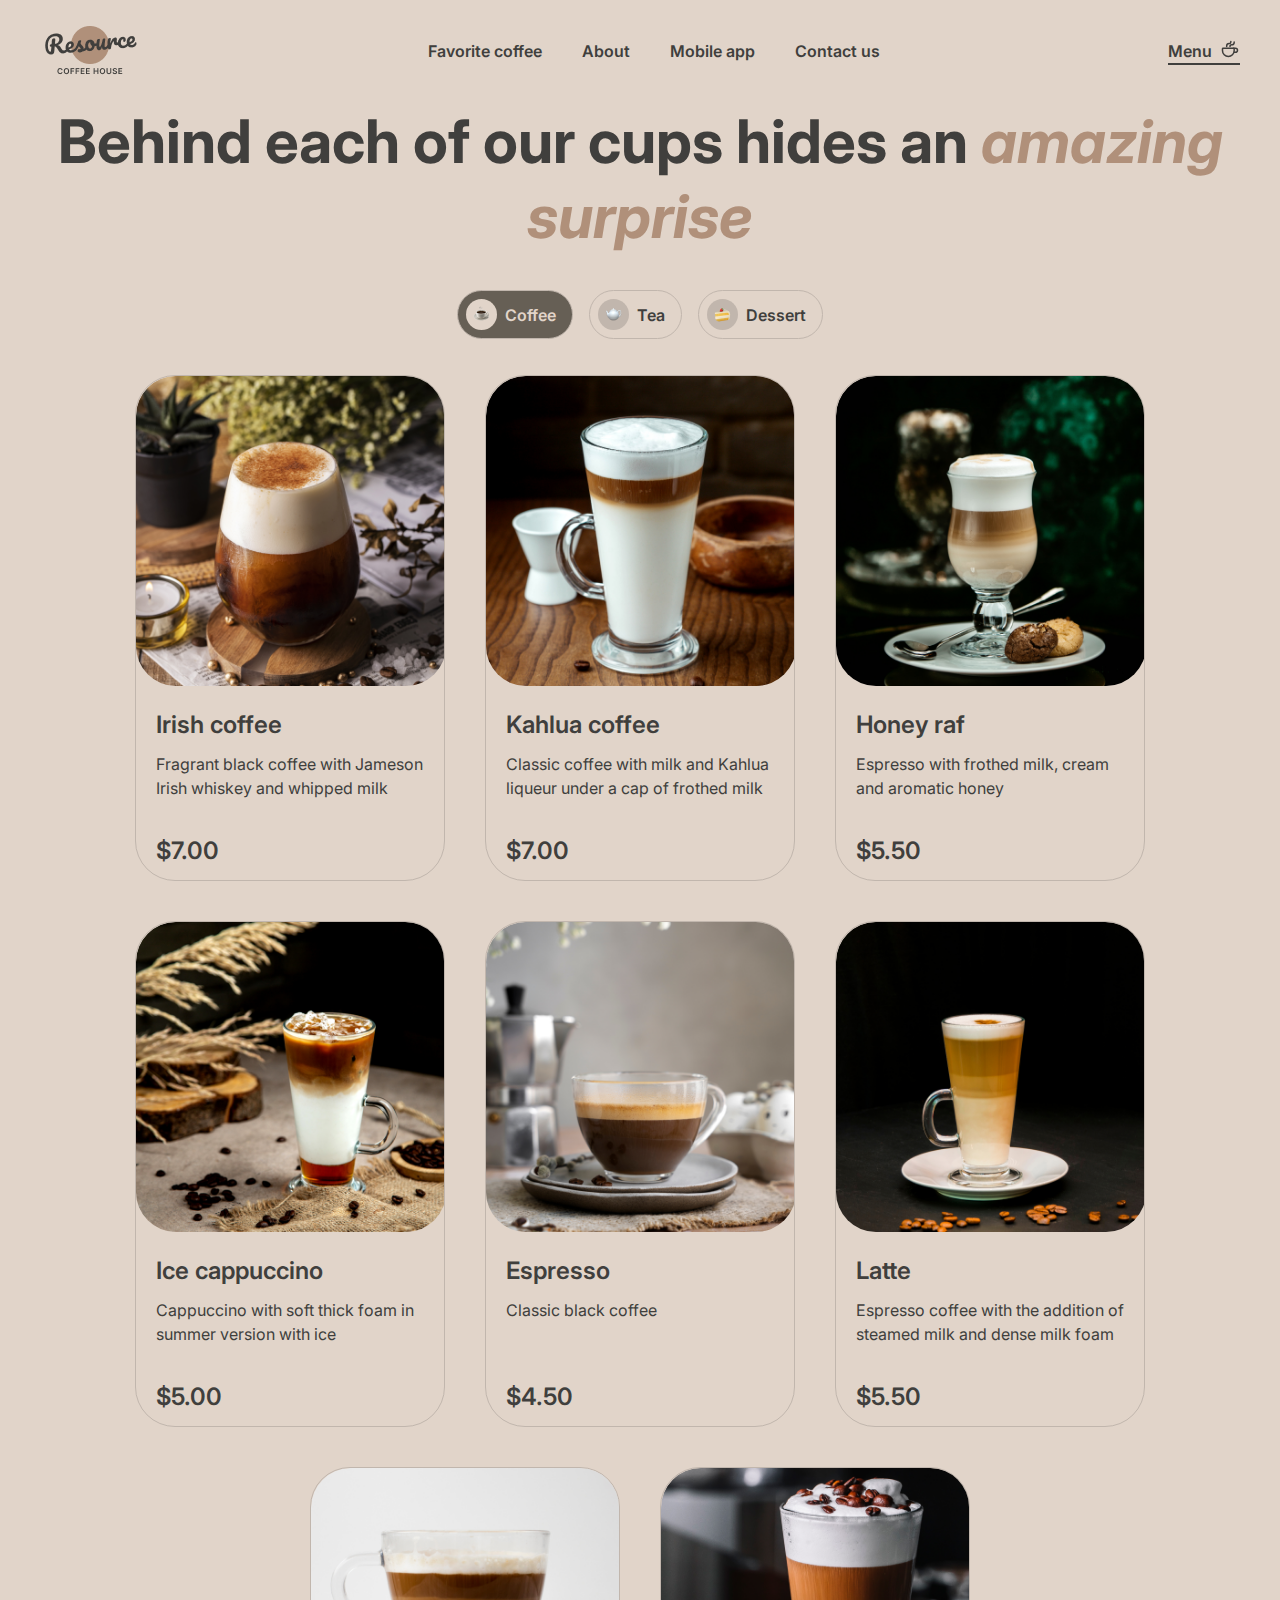
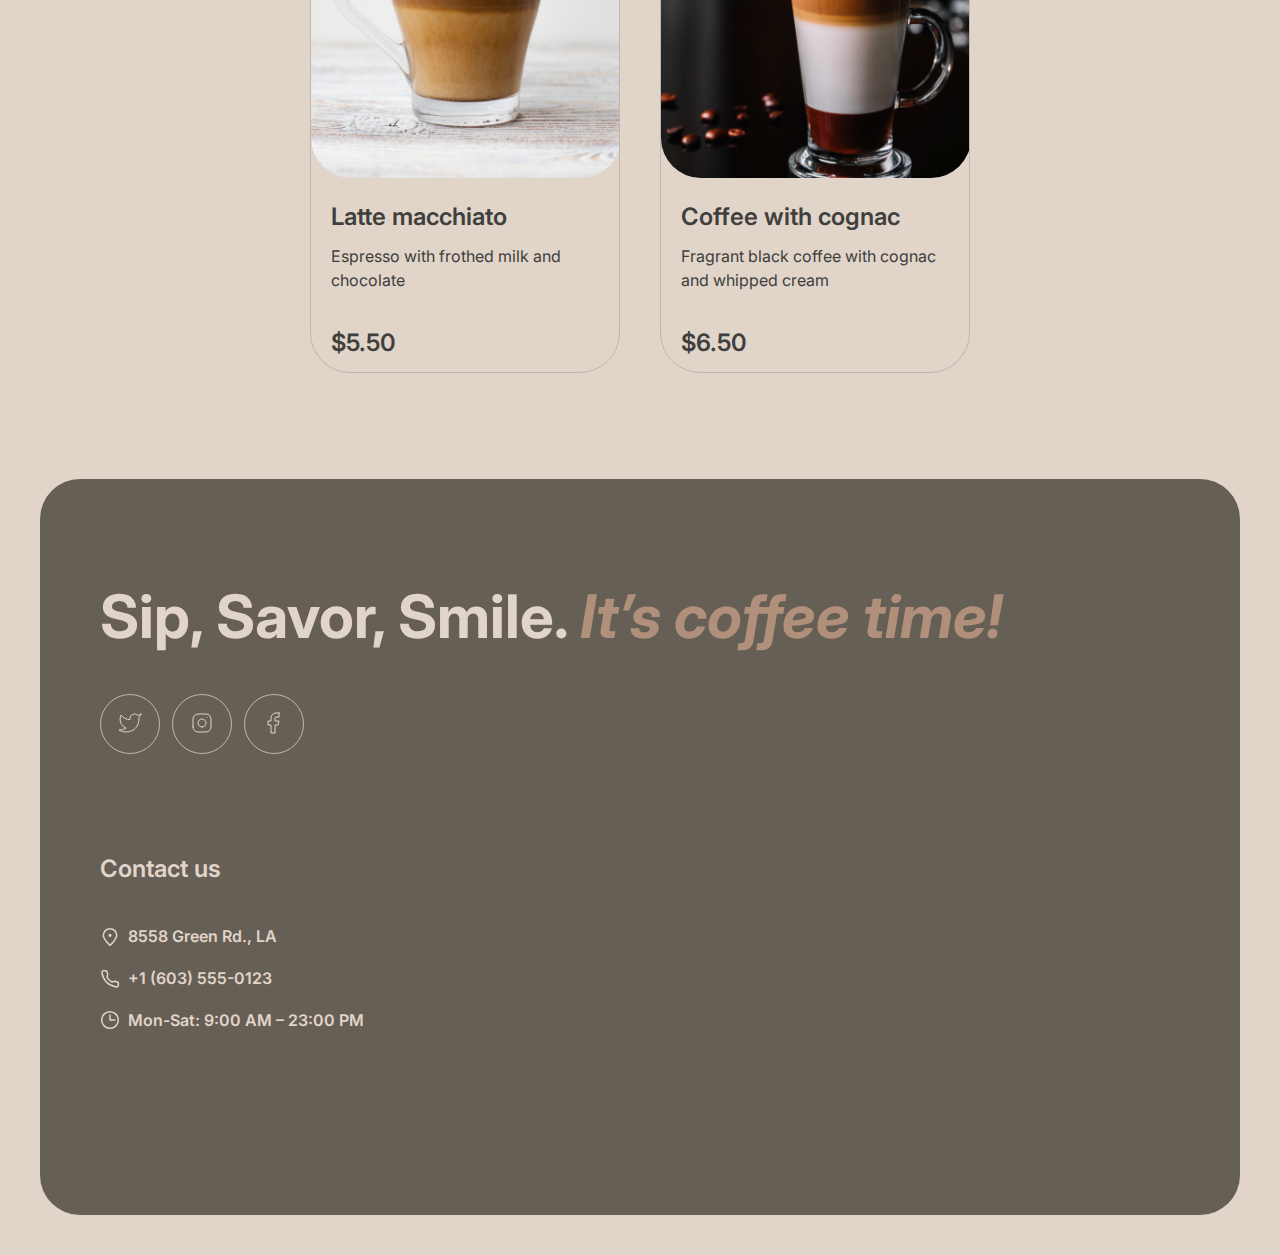
<file: coffee-house/menu.html>
<!DOCTYPE html>
<html lang="en">

<head>
    <title>Coffee house</title>
    <meta name="viewport" content="width=device-width, initial-scale=1.0">
    <meta http-equiv="X-UA-Compatible" content="IE=edge">
    <meta charset="UTF-8">
    <link rel="stylesheet" href="style-menu.css">
    <link rel="icon" href="img/fav-img.png">

    <link rel="preconnect" href="https://fonts.googleapis.com">
    <link rel="preconnect" href="https://fonts.gstatic.com" crossorigin>
    <link href="https://fonts.googleapis.com/css2?family=Forum&family=Inter:wght@400;600&display=swap" rel="stylesheet">


</head>

<body class="body">
    <header class="header-section">

        <a href="index.html"><img src="img/logo.png" alt="logo" class="logo"></a>
        <nav class="nav">
            <ul class="nav-list">
                <li class="nav-item"><a href="index.html#favourite" class="nav-link">Favorite coffee</a></li>
                <li class="nav-item"><a href="index.html#about" class="nav-link">About</a></li>
                <li class="nav-item"><a href="index.html#mobile" class="nav-link">Mobile app</a></li>
                <li class="nav-item"><a href="#footer" class="nav-link">Contact us</a></li>
            </ul>
        </nav>
        <a href="menu.html" class="menu-a">
            <div class="menu-container">
                <p class="menu-title">Menu</p>
                <img src="img/coffee-cup.svg" alt="coffee-cup" class="menu-logo">
            </div>
        </a>

        <div class="burger-menu-popup-button">
           <span class="line-1"></span>
           <span class="line-2"></span>
        </div>

        <div class="burger-popup">
            <ul class="nav-list burger">
                <li class="nav-item burger"><a href="index.html#favourite" class="nav-link">Favorite coffee</a></li>
                <li class="nav-item burger"><a href="index.html#about" class="nav-link">About</a></li>
                <li class="nav-item burger"><a href="index.html#mobile" class="nav-link">Mobile app</a></li>
                <li class="nav-item burger"><a href="#footer" class="nav-link">Contact us</a></li>
            </ul>
            <a class="button-a burger">
                <div class="enjoy-button">
                    Menu
                </div>
            </a>
        </div>

    </header>




    <main class="main">
        <section class="menu" id="menu">
            <h1 class="section-title-menu">Behind each of our cups hides an <span class="title-i"> amazing
                    surprise</span>
            </h1>

            <div class="modal-popup">
                <img alt="picture" src="img/coffee-1.png" class="tabs-img modal">
                <div class="modal-info">
                    <h3 class="tabs-title modal">A</h3>
                    <div class="modal-info-cont">
                        <p class="tabs-info-modal"></p>
                        <div class="size-cont">
                            <p class="tabs-info-name">Size</p>
                            <div class="button-size-cont">
                                <div class="button-size check price" id="btn-size-1">
                                    <div class="button-size-img">
                                        <p class="tabs-info-size">S</p>
                                    </div>
                                    <p class="tabs-info-size">200 ml</p>
                                </div>
                                <div class="button-size price" id="btn-size-2">
                                    <div class="button-size-img">
                                        <p class="tabs-info-size">M</p>
                                    </div>
                                    <p class="tabs-info-size">300 ml</p>
                                </div>
                                <div class="button-size price" id="btn-size-3">
                                    <div class="button-size-img">
                                        <p class="tabs-info-size">L</p>
                                    </div>
                                    <p class="tabs-info-size">400 ml</p>
                                </div>
                            </div>
                        </div>


                        <div class="add-cont">
                            <p class="tabs-info-name">Additives</p>
                            
                            <div class="button-size-cont">
                                <div class="button-size btn-add" id="btn-add-1">
                                    <div class="button-size-img">
                                        <p class="tabs-info-size">1</p>
                                    </div>
                                    <p class="tabs-info-size add"></p>
                                </div>
                                <div class="button-size btn-add" id="btn-add-2">
                                    <div class="button-size-img">
                                        <p class="tabs-info-size">2</p>
                                    </div>
                                    <p class="tabs-info-size add"></p>
                                </div>
                                <div class="button-size btn-add" id="btn-add-3">
                                    <div class="button-size-img">
                                        <p class="tabs-info-size">3</p>
                                    </div>
                                    <p class="tabs-info-size add"></p>
                                </div>
                            </div>
                        </div>
                        <div class="total-price">
                            <h3 class="tabs-title modal">Total:</h3>
                            <h3 class="tabs-title modal price" id="total">$7.00</h3>
                        </div>

                        <div class="alert">
                            <img alt="alert picture" src="img/info-empty.svg" class="alert-img">
                            <p class="alert-info">The cost is not final. Download our mobile app to see the final price
                                and place your order. Earn loyalty points and enjoy your favorite coffee with up to 20%
                                discount.</p>
                        </div>
                        <button class="modal-close">Close </button>

                    </div>
                </div>

            </div>

            <div class="menu-btn-cont">
                <button class="menu-button check" id="menu-button-1">
                    <img src="img/logo-menu-1.png" alt="logo" class="button-img check">
                    Coffee
                </button>
                <button class="menu-button" id="menu-button-2">
                    <img src="img/logo-menu-2.png" alt="logo" class="button-img">
                    Tea
                </button>
                <button class="menu-button" id="menu-button-3">
                    <img src="img/logo-menu-3.png" alt="logo" class="button-img">
                    Dessert
                </button>
            </div>

            <div class="menu-tabs">
                <div class="tabs-item" id="item-id-1">
                    <img src="img/coffee-1.png" alt="picture" class="tabs-img main">
                    <div class="tabs-cont">
                        <div class="tabs-cont-inf">
                            <h3 class="tabs-title main"> Irish coffee</h3>
                            <p class="tabs-info">Fragrant black coffee with Jameson Irish whiskey and whipped milk
                            </p>
                        </div>
                        <p class="tabs-price">$7.00</p>
                    </div>
                </div>
                <div class="tabs-item" id="item-id-2">
                    <img src="img/coffee-2.png" alt="picture" class="tabs-img main">
                    <div class="tabs-cont">
                        <div class="tabs-cont-inf">
                            <h3 class="tabs-title main"> Kahlua coffee</h3>
                            <p class="tabs-info">Classic coffee with milk and Kahlua liqueur under a cap of frothed
                                milk
                            </p>
                        </div>
                        <p class="tabs-price">$7.00</p>
                    </div>
                </div>
                <div class="tabs-item" id="item-id-3">
                    <img src="img/coffee-3.png" alt="picture" class="tabs-img main">
                    <div class="tabs-cont">
                        <div class="tabs-cont-inf">
                            <h3 class="tabs-title main"> Honey raf</h3>
                            <p class="tabs-info">Espresso with frothed milk, cream and aromatic honey</p>
                        </div>
                        <p class="tabs-price">$5.50</p>
                    </div>
                </div>
                <div class="tabs-item" id="item-id-4">
                    <img src="img/coffee-4.png" alt="picture" class="tabs-img main">
                    <div class="tabs-cont">
                        <div class="tabs-cont-inf">
                            <h3 class="tabs-title main">Ice cappuccino</h3>
                            <p class="tabs-info">Cappuccino with soft thick foam in summer version with ice</p>
                        </div>
                        <p class="tabs-price">$5.00</p>
                    </div>
                </div>





                <div class="tabs-item hidden" id="item-id-5">
                    <img src="img/coffee-5.png" alt="picture" class="tabs-img main">
                    <div class="tabs-cont">
                        <div class="tabs-cont-inf">
                            <h3 class="tabs-title main"> Espresso</h3>
                            <p class="tabs-info">Classic black coffee</p>
                        </div>
                        <p class="tabs-price">$4.50</p>
                    </div>
                </div>
                <div class="tabs-item hidden" id="item-id-6">
                    <img src="img/coffee-6.png" alt="picture" class="tabs-img main">
                    <div class="tabs-cont">
                        <div class="tabs-cont-inf">
                            <h3 class="tabs-title main"> Latte</h3>
                            <p class="tabs-info">Espresso coffee with the addition of steamed milk and dense milk
                                foam
                            </p>
                        </div>
                        <p class="tabs-price">$5.50</p>
                    </div>
                </div>
                <div class="tabs-item hidden" id="item-id-7">
                    <img src="img/coffee-7.png" alt="picture" class="tabs-img main">
                    <div class="tabs-cont">
                        <div class="tabs-cont-inf">
                            <h3 class="tabs-title main">Latte macchiato</h3>
                            <p class="tabs-info">Espresso with frothed milk and chocolate</p>
                        </div>
                        <p class="tabs-price">$5.50</p>
                    </div>
                </div>
                <div class="tabs-item hidden" id="item-id-8">
                    <img src="img/coffee-8.png" alt="picture" class="tabs-img main">
                    <div class="tabs-cont">
                        <div class="tabs-cont-inf">
                            <h3 class="tabs-title main">Coffee with cognac</h3>

                            <p class="tabs-info">Fragrant black coffee with cognac and whipped cream</p>
                        </div>
                        <p class="tabs-price">$6.50</p>
                    </div>
                </div>


            </div>
            <button class="refresh-btn">
                <svg xmlns="http://www.w3.org/2000/svg" width="24" height="24" viewBox="0 0 24 24" fill="none">
                    <path
                        d="M21.8883 13.5C21.1645 18.3113 17.013 22 12 22C6.47715 22 2 17.5228 2 12C2 6.47715 6.47715 2 12 2C16.1006 2 19.6248 4.46819 21.1679 8"
                        stroke="#403F3D" stroke-linecap="round" stroke-linejoin="round" />
                    <path d="M17 8H21.4C21.7314 8 22 7.73137 22 7.4V3" stroke="#403F3D" stroke-linecap="round"
                        stroke-linejoin="round" />
                </svg>
            </button>
        </section>


    </main>

    <footer class="footer" id="footer">
        <div class="footer-cont">
            <div class="footer-cont-info">
                <h2 class="section-title-footer">Sip, Savor, Smile. <span class="title-i">It’s coffee time!</span></h2>
                <div class="footer-cont-btn">
                    <button class="footer-btn">

                        <svg class="footer-img" xmlns="http://www.w3.org/2000/svg" width="24" height="24"
                            viewBox="0 0 24 24" fill="none">
                            <path
                                d="M23 3.01006C23 3.01006 20.9821 4.20217 19.86 4.54006C19.2577 3.84757 18.4573 3.35675 17.567 3.13398C16.6767 2.91122 15.7395 2.96725 14.8821 3.29451C14.0247 3.62177 13.2884 4.20446 12.773 4.96377C12.2575 5.72309 11.9877 6.62239 12 7.54006V8.54006C10.2426 8.58562 8.50127 8.19587 6.93101 7.4055C5.36074 6.61513 4.01032 5.44869 3 4.01006C3 4.01006 -1 13.0101 8 17.0101C5.94053 18.408 3.48716 19.109 1 19.0101C10 24.0101 21 19.0101 21 7.51006C20.9991 7.23151 20.9723 6.95365 20.92 6.68006C21.9406 5.67355 23 3.01006 23 3.01006Z"
                                stroke-linecap="round" stroke-linejoin="round" />
                        </svg>
                    </button>
                    <button class="footer-btn">

                        <svg class="footer-img" xmlns="http://www.w3.org/2000/svg" width="24" height="24"
                            viewBox="0 0 24 24" fill="none">
                            <path
                                d="M12 16C14.2091 16 16 14.2091 16 12C16 9.79086 14.2091 8 12 8C9.79086 8 8 9.79086 8 12C8 14.2091 9.79086 16 12 16ZM3 16V8C3 5.23858 5.23858 3 8 3H16C18.7614 3 21 5.23858 21 8V16C21 18.7614 18.7614 21 16 21H8C5.23858 21 3 18.7614 3 16ZM17.5 6.51L17.51 6.49889"
                                stroke-linecap="round" stroke-linejoin="round" />
                        </svg>

                    </button>
                    <button class="footer-btn">
                        <svg class="footer-img" xmlns="http://www.w3.org/2000/svg" width="24" height="24"
                            viewBox="0 0 24 24" fill="none">
                            <path
                                d="M17 2H14C12.6739 2 11.4021 2.52678 10.4645 3.46447C9.52678 4.40215 9 5.67392 9 7V10H6V14H9V22H13V14H16L17 10H13V7C13 6.73478 13.1054 6.48043 13.2929 6.29289C13.4804 6.10536 13.7348 6 14 6H17V2Z"
                                stroke-linecap="round" stroke-linejoin="round" />
                        </svg>
                    </button>
                </div>
            </div>
            <div class="footer-cont-contacts">
                <div class="footer-contacts">
                    <p class="footer-contacts-title">Contact us</p>
                    <div class="footer-contacts-cont">

                        <div class="footer-contacts-list">
                            <img src="img/pin-alt.svg" alt="logo" class="footer-contacts-img">
                            <a target="_blank"
                                href="https://www.google.com/maps/search/8558+Green+Rd.,+LA/@30.8296073,-96.6917553,6z/data=!3m1!4b1?entry=ttu"
                                class="footer-contacts-info">8558 Green Rd., LA</a>
                        </div>
                        <div class="footer-contacts-list">
                            <img src="img/phone.svg" alt="logo" class="footer-contacts-img">
                            <a href="tel:+16035550123" class="footer-contacts-info">+1 (603) 555-0123</a>
                        </div>


                        <div class="footer-contacts-list">
                            <img src="img/clock.svg" alt="logo" class="footer-contacts-img">
                            <p class="footer-contacts-info-time">Mon-Sat: 9:00 AM – 23:00 PM</p>
                        </div>
                    </div>


                </div>

            </div>
        </div>

    </footer>

     <script type="module" src="script-menu.js"></script> 
    

</body>

</html>
</file>
<file: coffee-house/style-menu.css>
html {
    scroll-behavior: smooth;
}

ul li {
    list-style: none;
}

a {
    text-decoration: none;
}

* {
    box-sizing: border-box;
    margin: 0;
    padding: 0;
}

body {
    margin: auto;
    background-color: #E1D4C9;

}

button {
    border: none;
}


/* HEADER */
.header-section {
    display: flex;
    justify-content: space-between;
    align-items: center;
}

.nav-list {
    display: flex;
    gap: 40px;
}

.nav-link,
.menu-title {
    color: var(--text-dark, #403F3D);
    font-family: Inter;
    font-weight: 600;
    line-height: 150%;
}

.menu-container {
    display: flex;
    gap: 8px;
}

.menu-logo {
    width: 20px;
    height: 20px;
}



.menu-a {
    pointer-events: none;
}



/* MENU */


.menu {
    display: flex;
    flex-direction: column;
    align-items: center;
    gap: 36px;
}

.section-title-menu {
    color: var(--text-dark, #403F3D);
    text-align: center;
    font-family: Inter;
    font-size: 60px;
    line-height: 125%;
}

.title-i {
    color: var(--text-accent, #B0907A);
    font-style: italic;
}

.menu-btn-cont {
    display: flex;
    gap: 16px;
}

.menu-button {
    border-radius: 100px;
    border: 1px solid var(--border-light, #C1B6AD);
    display: flex;
    padding: 8px 16px 8px 8px;
    gap: 8px;
    align-items: center;
    color: var(--text-dark, #403F3D);
    font-family: Inter;
    font-size: 16px;
    font-weight: 600;
    line-height: 150%;
    background-color: #E1D4C9;
    transition: 1s;
}


.menu-tabs {
    display: flex;
    flex-wrap: wrap;
    gap: 40px;
}

.tabs-item {
    border-radius: 40px;
    border: 1px solid var(--border-light, #C1B6AD);
    height: 506px;
    width: 310px;


}


.tabs-cont-inf {
    display: flex;
    flex-direction: column;
    gap: 12px;

}

.tabs-img {
    border-radius: 40px;
    width: 310px;
}

.tabs-title,
.tabs-price {
    color: var(--text-dark, #403F3D);
    font-family: Inter;
    font-size: 24px;
    font-weight: 600;
    line-height: 125%;
    align-self: stretch;
}

.tabs-cont {
    padding: 20px;
    display: flex;
    flex-direction: column;
    justify-content: space-between;
    height: 196px;
}

.tabs-info,
.tabs-info-size,
.tabs-info-modal {
    color: var(--text-dark, #403F3D);
    font-family: Inter;
    font-size: 16px;
    font-weight: 400;
    line-height: 150%;
    align-self: stretch;
}

.button-img {
    border-radius: 100px;
    background: var(--border-light, #C1B6AD);
    padding: 7px;
}



/*FOOTER*/

.footer-cont {
    border-radius: 40px;
    background: var(--background-container, #665F55);
    display: flex;
    gap: 100px;

}

.footer-cont-info {
    display: flex;
    flex-direction: column;
    gap: 40px;
}

.section-title-footer {
    color: var(--text-accent, #E1D4C9);
    font-family: Inter;
    font-size: 60px;
    line-height: 125%;
}

.footer-cont-btn {
    display: flex;
    gap: 12px;
}

.footer-btn {
    border-radius: 100px;
    border: 1px solid var(--border-light, #C1B6AD);
    background: var(--background-container, #665F55);
    width: 60px;
    height: 60px;
    transition: 1s;
}

.footer-contacts {
    display: flex;
    gap: 40px;
    flex-direction: column;
}

.footer-contacts-title {
    color: var(--text-light, #E1D4C9);
    font-family: Inter;
    font-size: 24px;
    font-weight: 600;
    line-height: 125%;

}

.footer-contacts-cont {
    display: flex;
    flex-direction: column;
    gap: 16px;
}

.footer-contacts-list {
    display: flex;
    gap: 8px;
    align-items: center;
}

.footer-contacts-info,
.footer-contacts-info-time {
    color: var(--text-light, #E1D4C9);
    font-family: Inter;
    font-weight: 600;
    line-height: 150%;
}

.footer-img {
    stroke: #E1D4C9;
    transition: 2s;
}


.menu-button.check {
    background: var(--background-container, #665F55);
    color: var(--text-light, #E1D4C9);
    transition: 2s;
}


.button-img.check {
    background: var(--border-light, #E1D4C9);
    transition: 2s;
}

@media screen and (min-width:1200px) {
    /* HOVER */


    button:hover {
        cursor: pointer;
    }


    .menu-button:hover {
        background: var(--background-container, #665F55);
        color: var(--text-light, #E1D4C9);
        transition: 2s;
    }


    .menu-button:hover>.button-img {
        background: var(--border-light, #E1D4C9);
        transition: 2s;
    }

    .footer-btn:hover>.footer-img {
        stroke: #403F3D;
        transition: 2s;
    }

    .footer-btn:hover {
        background: var(--background-body, #E1D4C9);
        transition: 2s;
    }

    .tabs-item:hover {
        transform: scale(1.1);
        transition: 2s;
    }

    .tabs-item>.tabs-img {
        transition: 2s;
    }

    .tabs-item {
        overflow: hidden;
    }

    .footer-contacts-info::after {
        display: block;
        content: "";
        width: 100%;
        height: 2px;
        background: #E1D4C9;
        opacity: 0;
        transition: 2s;
    }


    .nav-link:hover::after,
    .footer-contacts-info:hover::after {
        opacity: 1;
        transition: 2s;
    }

    .nav-link::after {
        display: block;
        content: "";
        width: 100%;
        height: 2px;
        background: #403F3D;
        opacity: 0;
        transition: 2s;
    }

    .menu-button.check {
        cursor: default;
    }

    .modal-close:hover {
        background: var(--background-container, #665F55);
        color: var(--text-light, #E1D4C9);
        transition: 2s;
    }

    .button-size:hover>.button-size-img {
        background: var(--background-body, #E1D4C9);
        transition: 2s;
    }

    .button-size:hover>.tabs-info-size {
        color: var(--background-body, #E1D4C9);
        transition: 2s;
    }

    .button-size:hover {
        background: var(--background-container, #665F55);
    }
}

.burger-menu-popup-button {
    display: none;
}

@media screen and (min-width:1440px) {
    body {
        width: 1440px;
    }

    .menu,
    .footer {
        padding: 0px 40px 100px;
    }

    .header-section {
        padding: 18px 40px 20px;
    }

    .section-title-menu {
        width: 800px;
    }


    .footer-cont {
        align-items: center;
        padding: 100px;
    }

    .footer-cont-info {
        width: 530px;
    }


}

.refresh-btn {
    display: none;
}

@media screen and (max-width:1439.5px) {
    body {
        width: 100%;
    }

    .menu-tabs {
        justify-content: center;
    }


}

.button-a.burger::after {
    content: "";
    width: 132px;
    height: 3px;
    background: #403F3D;
    display: block;
}


.menu-a::after {
    content: "";
    width: 72px;
    height: 2px;
    background: #403F3D;
    display: block;
}




.button-a.burger {
    align-self: center;
}



@media screen and (max-width:768px) {

    .nav,
    .menu-a {
        display: none;
    }

    .burger-menu-popup-button {
        display: flex;
        border-radius: 100px;
        border: 1px solid var(--border-dark, #665F55);
        width: 44px;
        height: 44px;
        justify-content: center;
        align-items: center;
        flex-direction: column;
        gap: 6px;
    }

    .refresh-btn {
        width: 60px;
        height: 60px;
        border-radius: 100px;
        border: 1px solid var(--border-dark, #665F55);
        background-color: #E1D4C9;
        display: flex;
        align-items: center;
        justify-content: center;
    }

    .tabs-item.hidden {
        display: none;
    }
}

@media screen and (max-width:1439.5px) and (min-width:768px) {
    .header-section {
        padding: 20px 40px;
    }

    .menu {
        padding: 0px 40px 100px;
    }



    .footer {
        padding: 0px 40px 40px;
    }

    .footer-cont {
        flex-direction: column;
        padding: 100px 60px;
        height: 736px;
        margin-top: 6px;
    }
}


@media screen and (max-width:767px) {

    .header-section {
        padding: 20px 16px;
    }

    .section-title-menu,
    .section-title-footer {
        font-size: 32px;
    }


    .menu {
        padding: 0px 16px 106px;
    }

    .menu-btn-cont {
        gap: 8px;
    }



    .footer {
        padding: 0px 16px 40px;
    }

    .footer-cont {
        flex-direction: column;
        padding: 60px 16px;
        height: 526px;
        gap: 40px;
    }
}


.burger-popup { 
    flex-direction: column;
    width: 100%;
    position: absolute;
    top: 80px;
    z-index: 1000;
    background-color: #E1D4C9;
    padding: 80px 40px;
    gap: 96px;
    height: 100%;
    right: -100%;
    display:flex;
    transform: scale(0);
    transition: right 1s, transform 0s;
    transition-delay: 0s, 1s;
}

.burger-popup.open{
    transform: scale(1);
    right: 0;
    transition: right 1s;
}


.button-a.burger>.enjoy-button::after {
    background-image: url(img/coffee-cup.svg);
    content: "";
    background-size: 40px 40px;
    width: 40px;
    height: 40px;
}

.enjoy-button::after {
    content: url(img/coffee-cup.svg);
    transition: 1s;
    opacity: 1;
}
.button-a.burger > .enjoy-button  {
    font-size: 32px;
    line-height: 125%;
    padding: 0;
    width: auto;
}
.enjoy-button {
    padding: 20px 78px;
    border-radius: 100px;
    width: 200px;
    background: var(--background-body, #E1D4C9);
    display: flex;
    gap: 8px;
    color: var(--text-dark, #403F3D);
    font-family: Inter;
    font-weight: 600;
    line-height: 150%;
}


.burger-menu-popup-button.open>.line-1 {
    transform: translateY(4px) rotate(45deg);
    transition: 1s;
}

.burger-menu-popup-button.open>.line-2 {
    transform: translateY(-4px) rotate(-45deg);
    transition: 1s;
}

.line-1,
.line-2 {
    transition: 1s;
    display: block;
    width: 17px;
    height: 2px;
    background-color:#665F55;
}

.logo {
    z-index: 1001;
}


.nav-list.burger {
    flex-direction: column;
    align-self: center;
    gap: 60px;
}

.nav-list.burger>.nav-item>.nav-link {
    font-size: 32px;
    line-height: 125%;
    padding: 0;
    width: auto;
}

.nav-list>.nav-item {
    align-self: center;
}




.modal-popup {
    padding: 16px;
    border-radius: 40px;
    background: var(--background-body, #E1D4C9);
    display: flex; 
    position: fixed;
    left: 50%;
    top: 50%;
    z-index: 1000;
    transform: translate(-50%, -50%) scale(0);
    transition: 1s;
}

.modal-popup.open {
    left: 50%;
    top: 50%;
    transform: translate(-50%, -50%) scale(1);
    transition: 1s;
}

.tabs-img.modal {
    width: 310px;
    height: 310px;
}


.modal-info {
    display: flex;
    flex-direction: column;
    gap: 12px;
    padding-left: 20px;

}

.modal-info-cont {
    display: flex;
    flex-direction: column;
    gap: 20px;
}

.size-cont,
.add-cont {
    display: flex;
    flex-direction: column;
    gap: 8px;
}

.button-size {
    display: flex;
    border-radius: 100px;
    border: 1px solid var(--border-light, #C1B6AD);
    padding: 8px 16px 8px 8px;
    gap: 8px;
}

.button-size-img {
    border-radius: 100px;
    background: var(--border-light, #C1B6AD);
    width: 30px;
    height: 30px;
    transition: 2s;
    display: flex;
    align-self: center;
    justify-content: center;

}

.tabs-info-size {
    font-weight: 600;
    align-self: center;
    transition: 2s;
}

.button-size-cont {
    display: flex;
    gap: 8px;
}

.total-price {
    display: flex;
    justify-content: space-between;
}

.alert {
    display: flex;
    padding: 12px 0px;
    border-top: 1px solid var(--border-light, #C1B6AD);
    gap: 8px
}

.alert-info {
    color: var(--text-dark, #403F3D);
    font-family: Inter;
    font-size: 10px;
    font-weight: 400;
    line-height: 140%;

}

.alert-img {
    align-self: flex-start;
}

.modal-close {
    color: var(--text-dark, #403F3D);
    text-align: center;
    font-family: Inter;
    font-weight: 600;
    line-height: 150%;
    border-radius: 100px;
    border: 1px solid var(--border-dark, #665F55);
    background-color: #E1D4C9;
    padding: 10px 78px;
    transition: 2s;
}







.button-size.check {
    background: var(--background-container, #665F55);
}

.button-size.check>.button-size-img {
    background: var(--background-body, #E1D4C9);
    transition: 2s;

}

.button-size.check>.tabs-info-size {
    color: var(--background-body, #E1D4C9);
    transition: 2s;
}

body.open::after {
    content: "";
    background: rgba(41, 41, 41, 0.6);
    left: 0px;
    right: 0px;
    top: 0;
    bottom: 0;
    position: fixed;
}


@media screen and (min-width:1200px) {
    .modal-info {
        width: 458px;
    }


    
}

@media screen and (max-width:1199px) {
    .modal-info {
        width: 346px;
    }

    .button-size-cont {
        flex-wrap: wrap;
    }

}

@media screen and (max-width:600px) {
    .tabs-img.modal {
        display: none;
    }

    .modal-info {
        width: 310px;
        padding: 0;
    }

}
</file>
